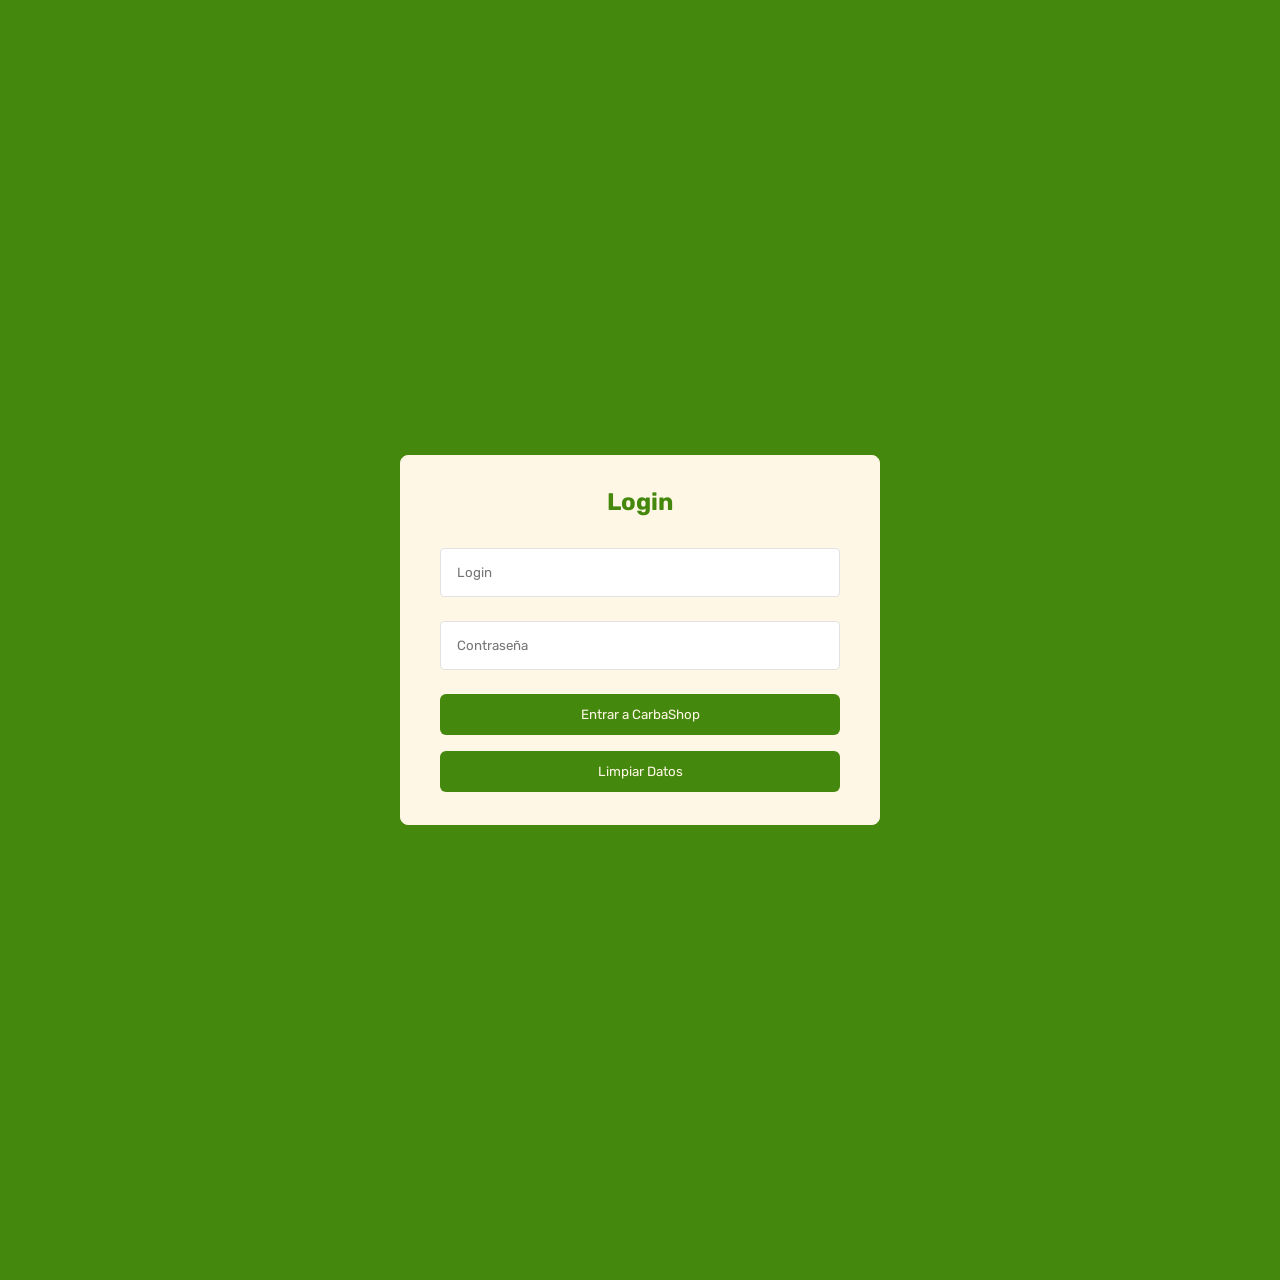
<file: index.html>
<!DOCTYPE html>
<html lang="es">
<head>
  <meta charset="UTF-8" />
  <meta name="viewport" content="width=device-width, initial-scale=1.0" />
  <title>CarbaShop</title>
  <link rel="stylesheet" type="text/css" href="./css/comun.css" />
  <link rel="stylesheet" type="text/css" href="./css/login.css" />


 
  
  <!--Adjuntar aquí el resto de archivos css y js-->
</head>

<body>
  <div class="container">
    <h2>Login</h2>
    <form name="formulario" id="formulario">
      <input type="text" name="nombre" id="nombre" placeholder="Login"/>
      <div id="error-nombre" class="error-message"></div>
    
      <input type="password" name="password" id="password" placeholder="Contraseña"/>
      <div id="error-password" class="error-message"></div>
      <div id="botones">
          <input type="submit" id="submit" name="enviar" value="Entrar a CarbaShop" />
          <input type="button" id="limpiar" name="limpiar" value="Limpiar Datos" />
      </div>
    </form>
  </div>
  <script src="./js/index.js"></script>

</body>
</html>
</file>
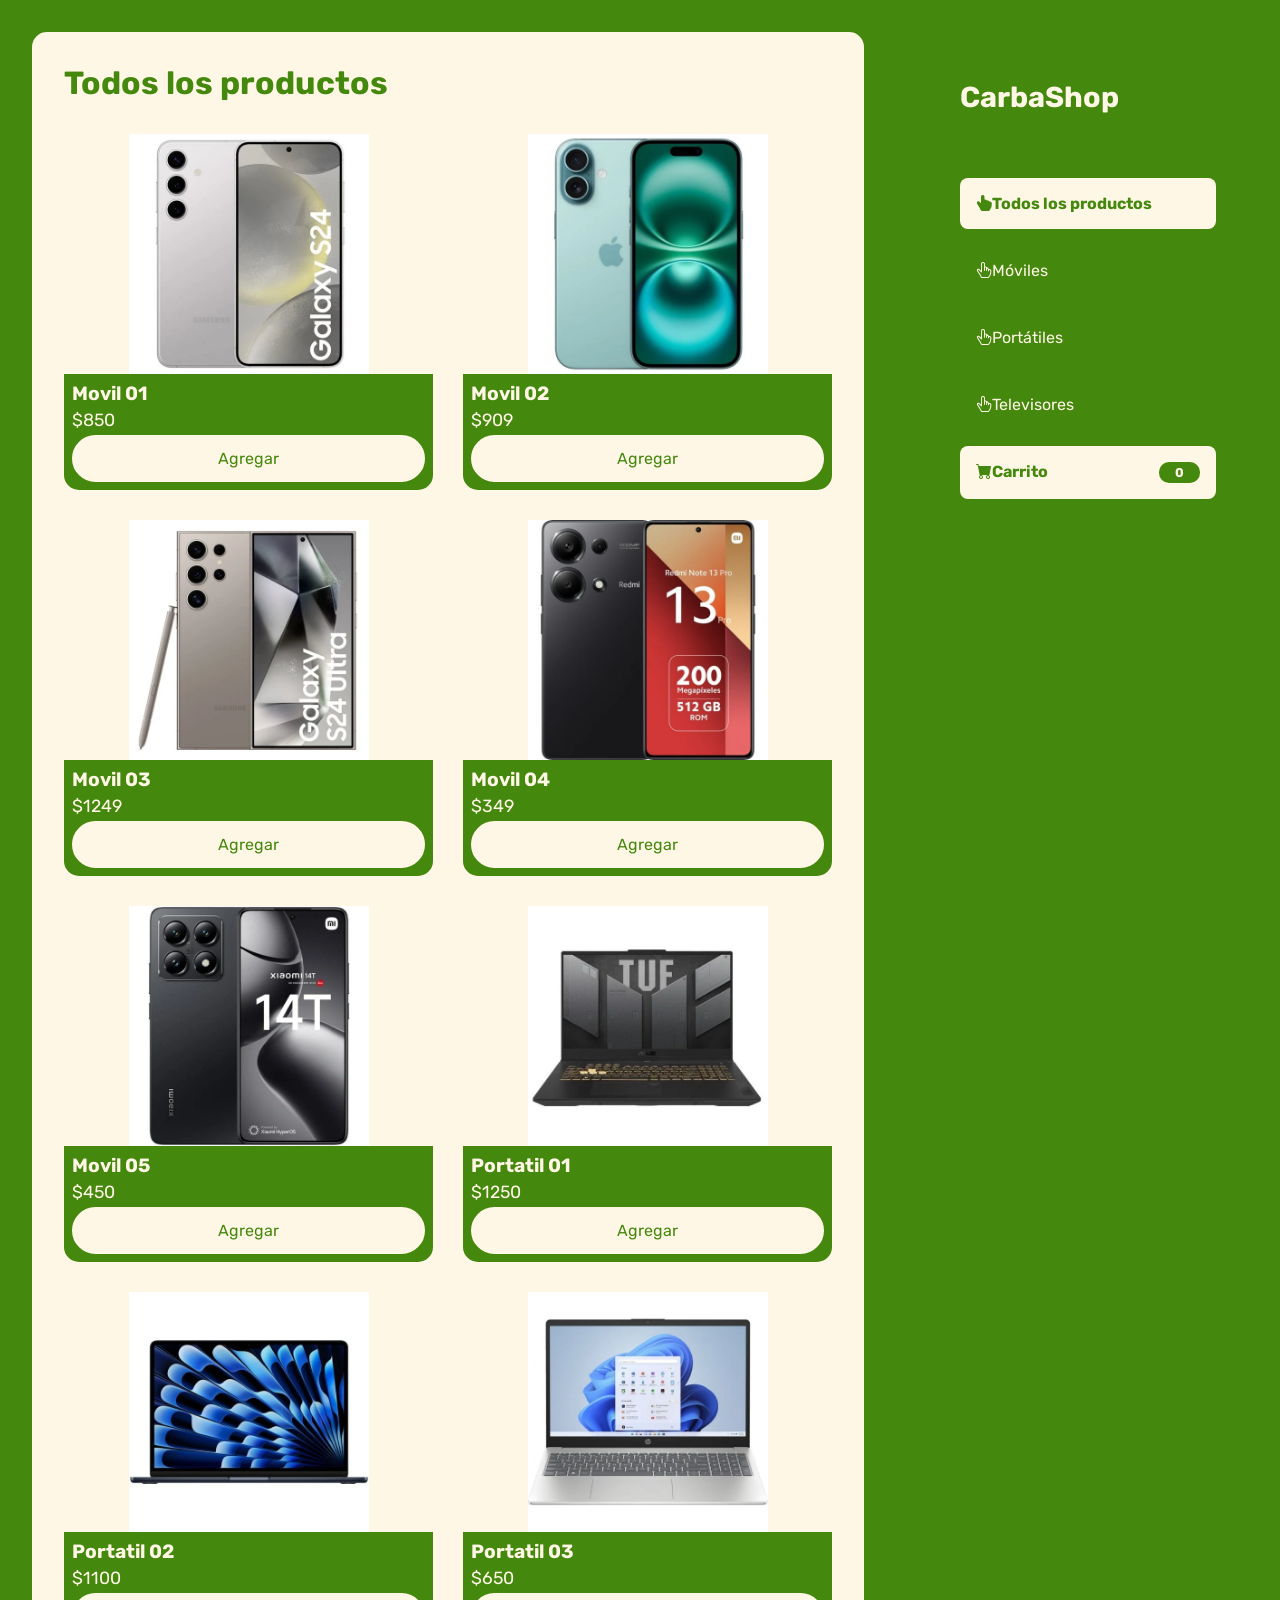
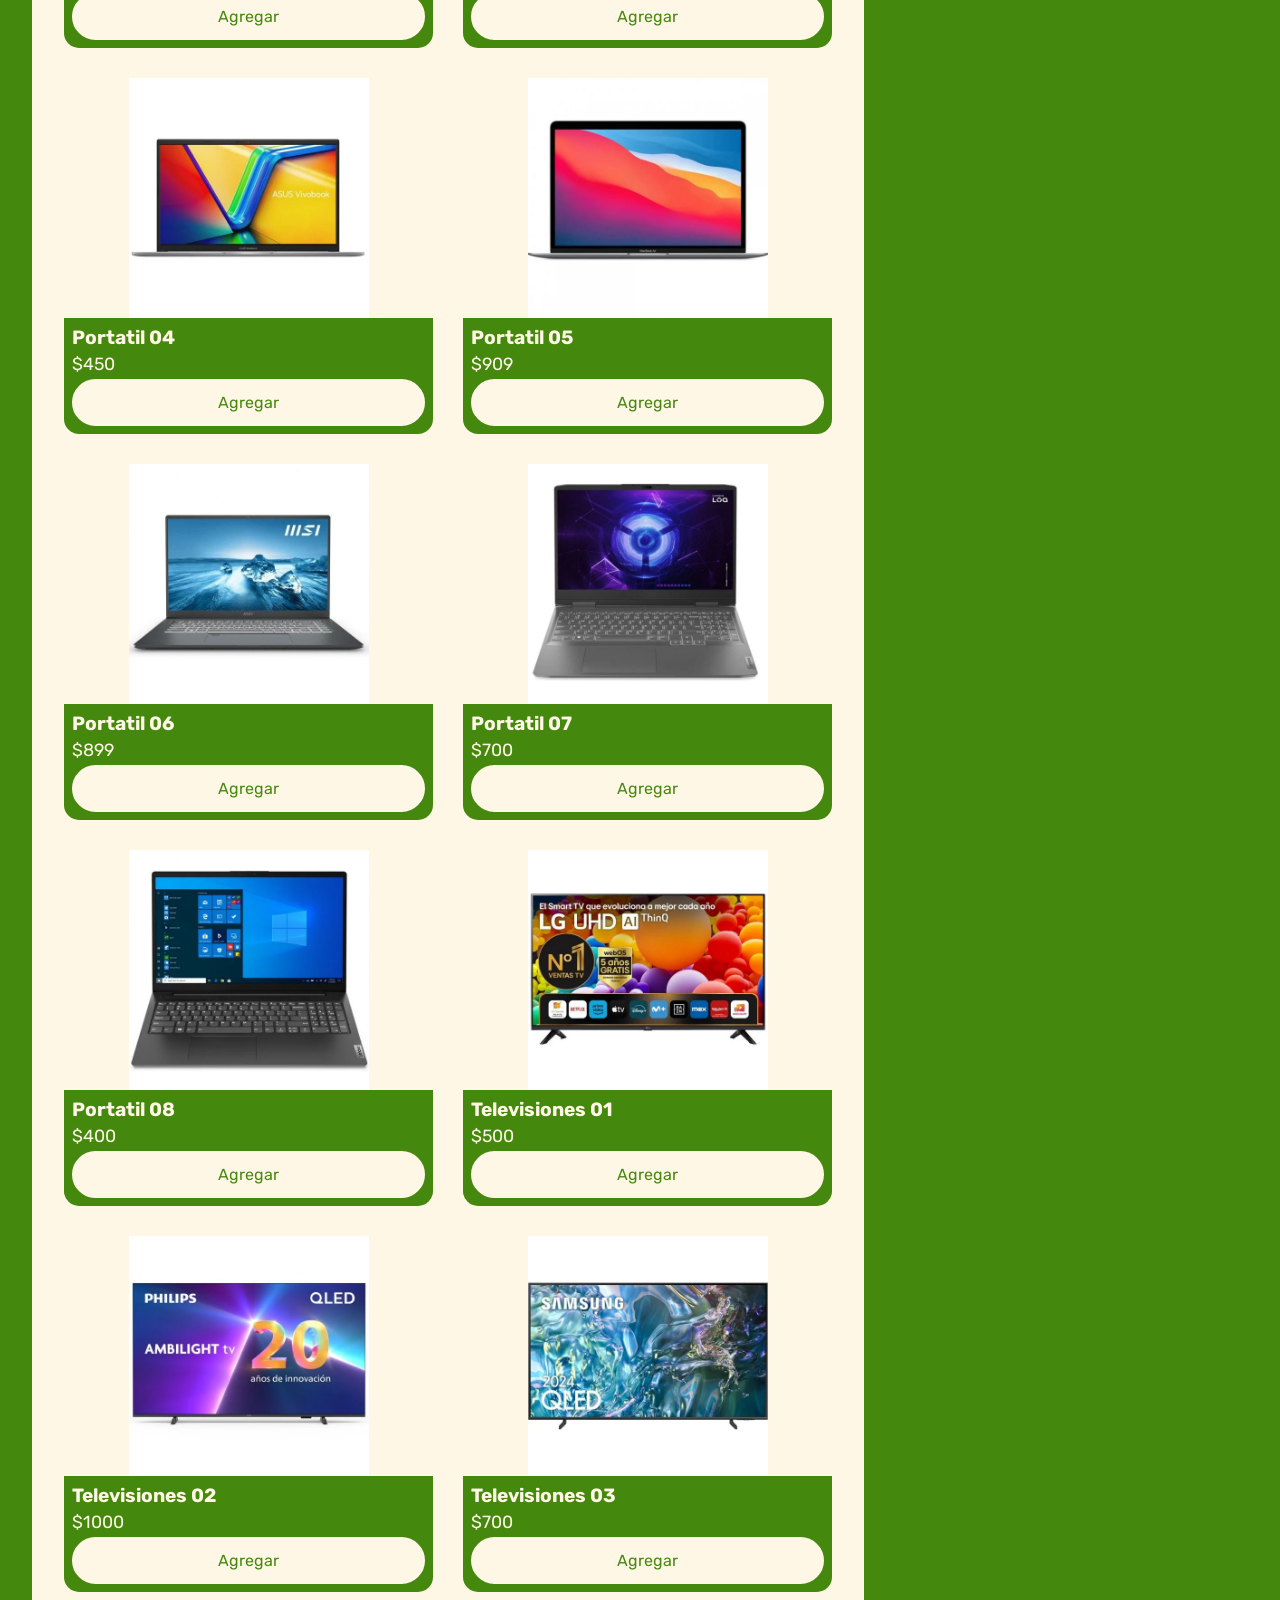
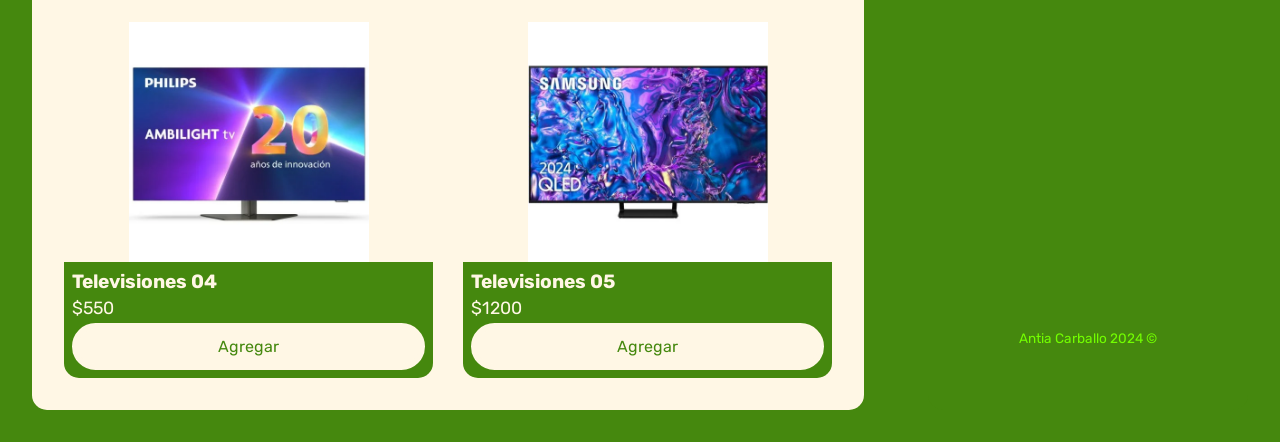
<file: main.html>
<!DOCTYPE html>
<html lang="es">
<head>
    <meta charset="UTF-8" />
    <meta name="viewport" content="width=device-width, initial-scale=1.0" />
    <title>CarbaShop</title>
    <link rel="stylesheet" href="https://cdn.jsdelivr.net/npm/bootstrap-icons@1.9.1/font/bootstrap-icons.css">
    <link rel="stylesheet" type="text/css" href="./css/comun.css"/>
    <link rel="stylesheet" type="text/css" href="./css/main.css"/>
    <script src="./js/main.js"></script>
    <!--Adjuntar aquí el resto de archivos css y js-->
</head>
<body>
    <script src="./js/main.js"></script>
    <div class="contenedor">
        <header class="header-mobile">
            
            <button class="open-menu" id="open-menu">
                <i class="bi bi-list"></i>
            </button>
        </header>
        <main>
            <h2 id="titulo-principal" class="titulo-principal">Todos los productos</h2>
            <div id="contenedor-productos" class="contenedor-productos">
                <!--
                Esta sección ha de rellenarse con JS en base al siguiente formato:

                <div class="producto">
                    <img class="producto-imagen" src="./img/portatil/01.jpg" alt="Imagen producto">
                    <div class="producto-detalles">
                        <h3 class="producto-titulo">Portatil 01</h3>
                        <p class="producto-precio">$1000</p>
                        <button class="producto-agregar">Agregar</button>
                    </div>
                </div>
                -->
            </div>
        </main>
        <aside class="aside-visible">
            <button class="close-menu" id="close-menu">
                <i class="bi bi-x"></i>
            </button>
            <header>
                <a class="logo" href="./index.html"></i>CarbaShop</a>
            </header>
            <nav>
                <ul class="menu">
                    <li><button id="todos" class="boton-menu boton-categoria active"><i class="bi bi-hand-index-thumb-fill"></i>Todos los productos</button></li>
                    <li><button id="moviles" class="boton-menu boton-categoria"><i class="bi bi-hand-index-thumb"></i>Móviles</button></li>
                    <li><button id="portatiles" class="boton-menu boton-categoria"><i class="bi bi-hand-index-thumb"></i>Portátiles</button></li>
                    <li><button id="televisiones" class="boton-menu boton-categoria"><i class="bi bi-hand-index-thumb"></i>Televisores</button></li>
                    <li><a class="boton-menu boton-carrito active" href="./carrito.html"><i class="bi bi-cart-fill"></i>Carrito <span id="numerito" class="numerito">0</span></a></li>
                </ul>
            </nav>
            <footer>
                <p class="texto-footer">Antia Carballo 2024 &copy;</p>
            </footer>
        </aside>
    </div>
    
</body>
</html>
</file>
<file: css/comun.css>
@import url('https://fonts.googleapis.com/css2?family=Rubik:wght@300;400;500;600;700;800;900&display=swap');

:root {
    /*Variables de colores*/
    --clr-main: #45880e;
    --clr-main-light: #73ff00;
    --clr-white: #fff7e5;
    --clr-gray: #e2e2e2;
    --clr-green: #316b0a;
    --clr-red: #961818;
}

* {
    margin: 0;
    padding: 0;
    box-sizing: border-box;
    font-family: 'Rubik', sans-serif;
  
}

html {
    /* Valor por defecto */
    font-size: 16px;
}

h1, h2, h3, h4, h5, h6, p, a, input, textarea, ul{
    margin: 0;
    padding: 0;
}

ul {
    list-style-type: none;
}

a {
    text-decoration: none;
}

.texto-footer{
    color: var(--clr-main-light);
    font-size: .85rem;
}
</file>
<file: css/login.css>
body {
    background-color: var(--clr-main);
    color: var(--clr-green);
    display: flex;
    text-align: center;
    justify-content: center;
    align-items: center;
    height: 80rem;
}


.container {
    background-color: var(--clr-white);
    color: var(--clr-white);
    border: 1px solid var(--clr-white);
    border-radius: 8px;
    padding: 2rem;
    width: 30rem;
    text-align: center;
}

form{
    background-color: var(--clr-white);
}

h2{
    background-color: var(--clr-white);
    color: var(--clr-main);
}

#nombre{
    width: 25rem;
    padding: 1rem;
    margin-bottom: 1rem;
    margin-top: 2rem;
    border-radius: 4px;
    border: solid 1px var(--clr-gray)
}

#password{
    width: 25rem;
    padding: 1rem;
    margin-bottom: 1rem;
    border-radius: 4px;
    border: solid 1px var(--clr-gray)
}

#submit{
    background-color: var(--clr-main);
    width: 25rem;
    color: var(--clr-white);
    border-radius: 6px;
    padding: 0.8rem;
    margin-bottom: 1rem;
    border: none;
}

#botones{
    background-color: var(--clr-white);
    
}

#submit:hover{
    background-color: var(--clr-main-light);
}

#limpiar:hover{
    background-color: var(--clr-main-light);
}

#limpiar{
    background-color: var(--clr-main);
    width: 25rem;
    color: var(--clr-white);
    border-radius: 6px;
    padding: 0.8rem;
    border: none;
}

.error-message{
    color: var(--clr-red);
    font-size: 0.9rem;
    margin-top: -0.5rem;
    margin-bottom: 1rem;
    text-align: center;
}
</file>
<file: css/main.css>
/* Estilos generales */
body {
    font-family: Arial, sans-serif;
    margin: 0;
    padding: 0;
    background-color: var(--clr-main); 
}

.contenedor {
    display: flex;
    flex-wrap: nowrap;

    min-height: 100vh; 
}

main {
    flex: 1; 

    min-height: 100vh; /* Asegura que todo ocupe la altura completa */
}

/* Main */
main {
    flex: 1; /* El contenido principal ocupa el espacio restante */

    padding: 2rem;
    background-color: var(--clr-white);
    border-radius: 15px;
    margin: 2rem;
}

.titulo-principal {
    font-size: 2rem;
    margin-bottom: 2rem;
    color: var(--clr-main); 
}

h1 {
    text-align: center;
    font-weight: 200;
}

.contenedor-productos {
    display: grid;
    grid-template-columns: repeat(auto-fill, minmax(15rem, 1fr));
    gap: 30px;
}

.producto {

    background-color: var(white);


    border-radius: 15px;
    overflow: hidden;
    display: flex;
    flex-direction: column;
    align-items: center;
    transition: transform 0.2s;
}

.producto:hover {
    transform: scale(1.05);
}

.producto-imagen {
    max-width: 100%;
    height: 15rem;
}

.producto-detalles {
    width: 100%;
    padding: 0.5rem;
    background-color: var(--clr-main);
    color: var(--clr-white);
    text-align: left;
}

.producto-titulo {
    font-size: 1.2rem;
}

.producto-precio {
    font-size: 1.1rem;
    margin: 5px 0;
}

.producto-agregar {
    background-color: var(--clr-white);
    color: var(--clr-main);
    border: 0.4rem solid var(--clr-white);
    padding: 0.5rem;
    font-size: 1rem;
    border-radius: 30px;
    cursor: pointer;
    width: 100%;
}


aside {
    width: 20rem;
    background-color: var(--clr-main); 
    color: var(--clr-white);
    display: flex;
    flex-direction: column;
    justify-content: space-between;
    padding: 3rem 2rem;
    border-radius: 15px;

    margin: 2rem; 

    margin: 2rem; /* Espaciado alrededor del aside */
}

.menu {
    list-style: none;

    margin-top: 4rem; 
    margin-bottom: 2rem; 
    padding: 0;
    gap: 1rem; 
    margin-top: 4rem; /* Espaciado superior para bajar los botones */
    margin-bottom: 2rem; /* Espaciado inferior para separarlos del footer */
    padding: 0;
    gap: 1rem; /* Espaciado entre botones */
    display: flex;
    flex-direction: column;
}

.boton-menu {
    background-color: var(--clr-main);
    color: var(--clr-white);
    width: 100%;
    border: none;
    padding: 1rem;
    text-align: left;
    border-radius: 8px;
    cursor: pointer;
    display: flex;
    font-size: 1rem;
}

.boton-menu.active {
    background-color: var(--clr-white); 
    color: var(--clr-main);
    font-weight: bold;
}

.boton-menu:hover {
    background-color: var(--clr-white); 
    color: var(--clr-main);
}

.numerito {
    background-color: var(--clr-main);
    color: var(--clr-white);
    padding: 0.2rem 1rem;
    border-radius: 10px;
    font-weight: bold;
    font-size: 0.8rem;
    margin-left: auto;
}
header .logo {
    font-size: 1.8rem;
    color: var(--clr-white);
    text-decoration: none; 
    text-align: center; 
    margin: 0 auto; 
    font-weight: bold; 
}



footer {
    text-align: center;
    margin-top: auto; 
}

/* Footer */
footer {
    text-align: center;
    margin-top: auto; /* Empuja el footer al final del menú */

    padding: 1rem 0;
    font-size: 0.9rem;
    color: var(--clr-white);
}


.header-mobile {
    display: none;
}

.close-menu {
    display: none; 
}

.open-menu {
    display: none; 
}
/* Header Mobile (Ocultar íconos de menú) */
.header-mobile {
    display: none; /* Ocultar en escritorio */
}

.close-menu {
    display: none; /* Elimina la cruz */
}

.open-menu {
    display: none; /* Elimina las tres rayas */

}
</file>
